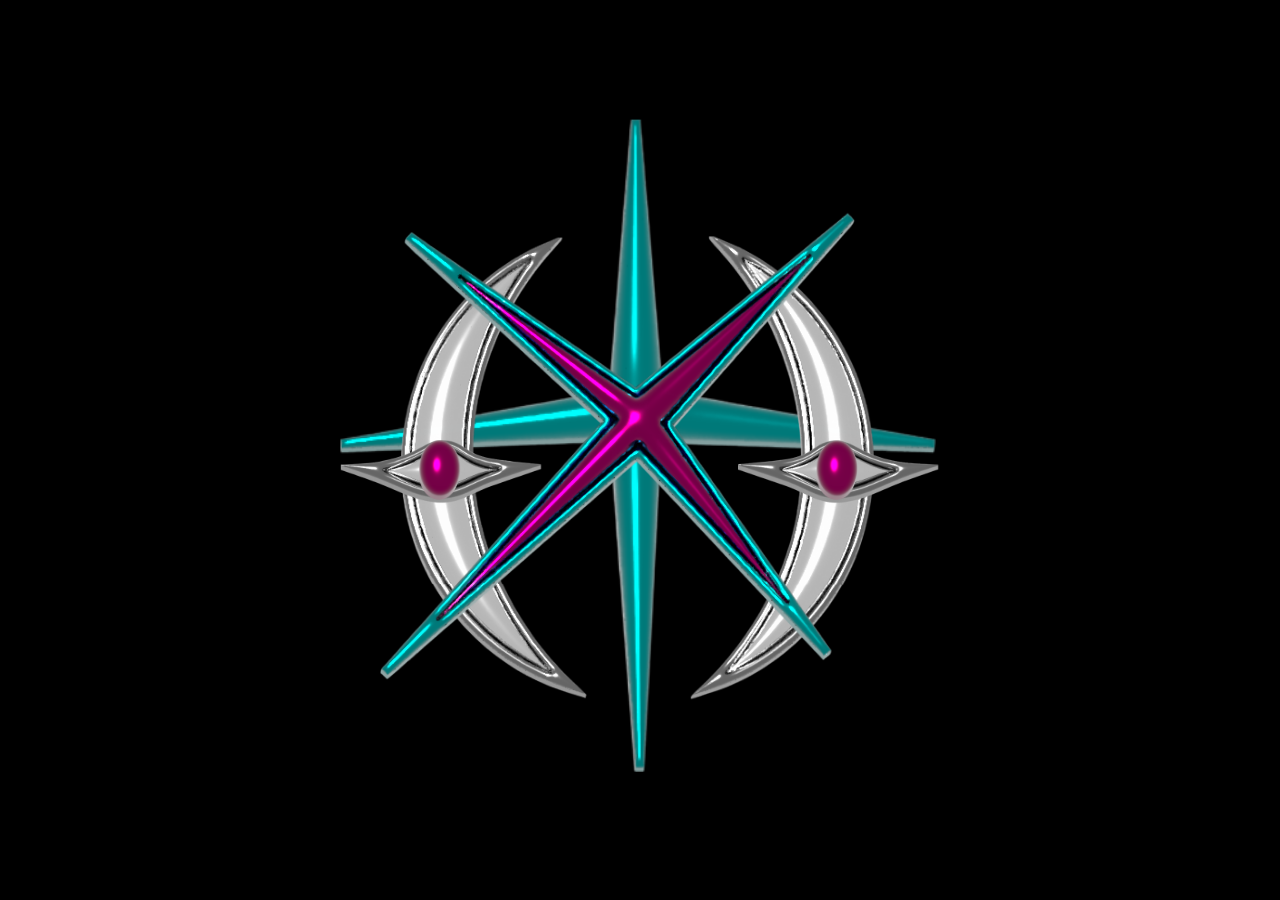
<file: index.html>
<!DOCTYPE html>
<html lang="en">
<head>
  <meta charset="UTF-8">
  <meta name="viewport" content="width=device-width, initial-scale=1.0">
  <title>Copii Sub Soare – Enter</title>
  <style>
    @import url('https://fonts.googleapis.com/css2?family=Jersey+15&family=Open+Sans:ital,wght@0,300..800;1,300..800&display=swap');
  </style>
  <link rel="stylesheet" href="style.css">
  <script src="script.js" defer></script>
</head>
<body>

<div class="main">

  <!-- starting button -->
  <div class="start-btn" onclick="start()">
    <img src="custom-button.svg" alt="enter">
  </div>

  <!-- typing message -->
  <div class="typing-box" id="typingBox">
    <div class="title">Copii Sub Soare</div>
    <div class="message" id="message"></div>
  </div>

  <!-- password and text -->
  <div class="password-area" id="passwordArea">
    <div class="password-label">Toate-s vechi și nouă toate</div>
    <input type="password" class="password-input" id="passwordInput">
    <br><br>
    <div class="red-btn" onclick="checkPassword()">
      <img src="redbutton.svg" alt="submit">
    </div>
  </div>

</div>

<!-- error popup when user gets passsword wrong  -->
<div class="popup" id="popup">
  <div class="overlay"></div>
  <div class="popup-box">
    <div class="popup-text">Access denied, Authentication Failed</div>
    <div class="red-btn" onclick="closePopup()">
      <img src="redbutton.svg" alt="try again">
    </div>
  </div>
</div>

</body>
</html>
</file>
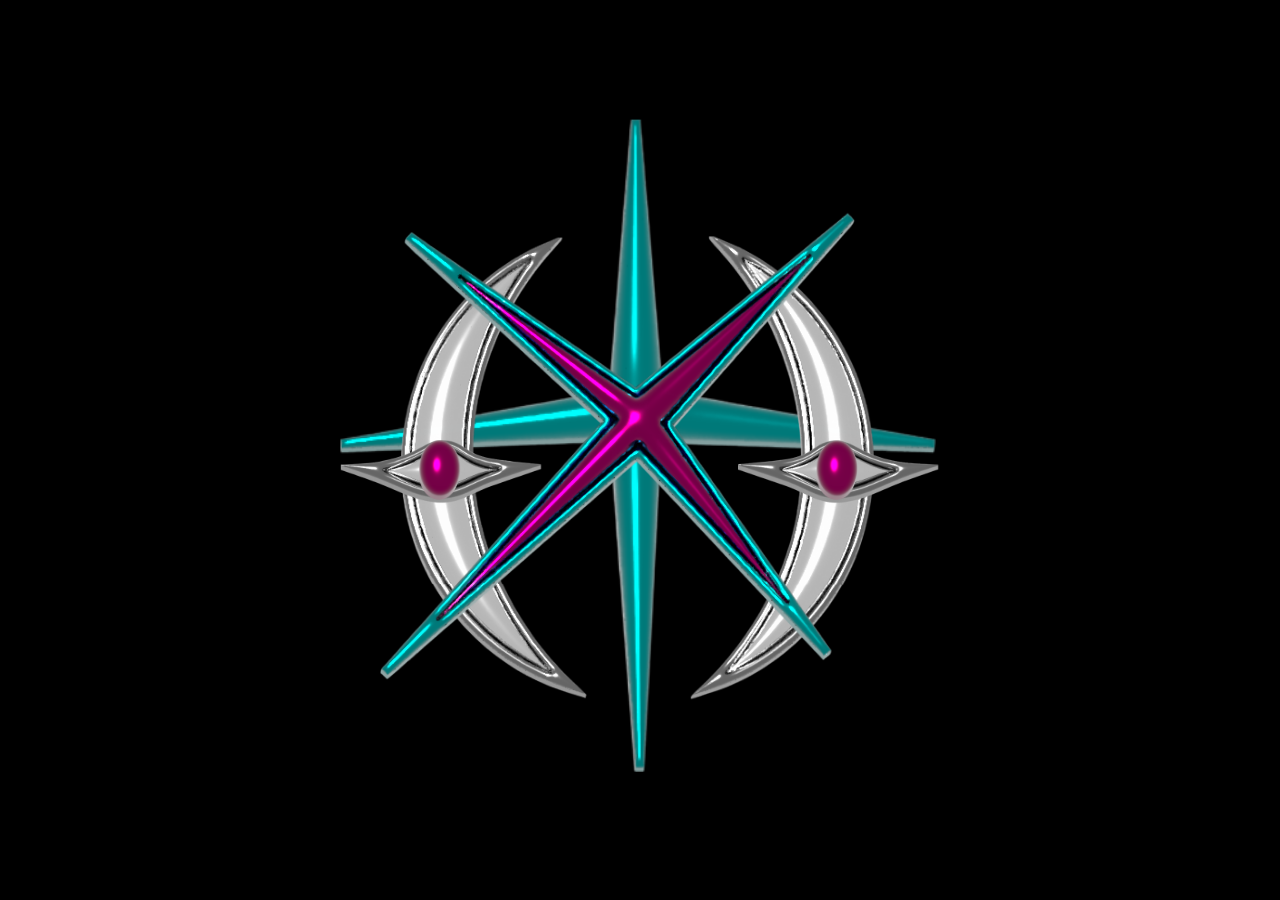
<file: starttest.html>
<!DOCTYPE html>
<html lang="en">
<head>
  <meta charset="UTF-8">
  <meta name="viewport" content="width=device-width, initial-scale=1.0">
  <title>Copii Sub Soare – Enter</title>
  <style>
    @import url('https://fonts.googleapis.com/css2?family=Jersey+15&family=Open+Sans:ital,wght@0,300..800;1,300..800&display=swap');
  </style>
  <link rel="stylesheet" href="style.css">
  <script src="script.js" defer></script>
</head>
<body>

<div class="main">

  <!-- first button -->
  <div class="start-btn" onclick="start()">
    <img src="custom-button.svg" alt="enter">
  </div>

  <!-- typing message -->
  <div class="typing-box" id="typingBox">
    <div class="title">Copii Sub Soare</div>
    <div class="message" id="message"></div>
  </div>

  <!-- password stuff -->
  <div class="password-area" id="passwordArea">
    <div class="password-label">Toate-s vechi și nouă toate</div>
    <input type="password" class="password-input" id="passwordInput">
    <br><br>
    <div class="red-btn" onclick="checkPassword()">
      <img src="redbutton.svg" alt="submit">
    </div>
  </div>

</div>

<!-- error popup -->
<div class="popup" id="popup">
  <div class="overlay"></div>
  <div class="popup-box">
    <div class="popup-text">Access denied, Authentication Failed</div>
    <div class="red-btn" onclick="closePopup()">
      <img src="redbutton.svg" alt="try again">
    </div>
  </div>
</div>

</body>
</html>
</file>
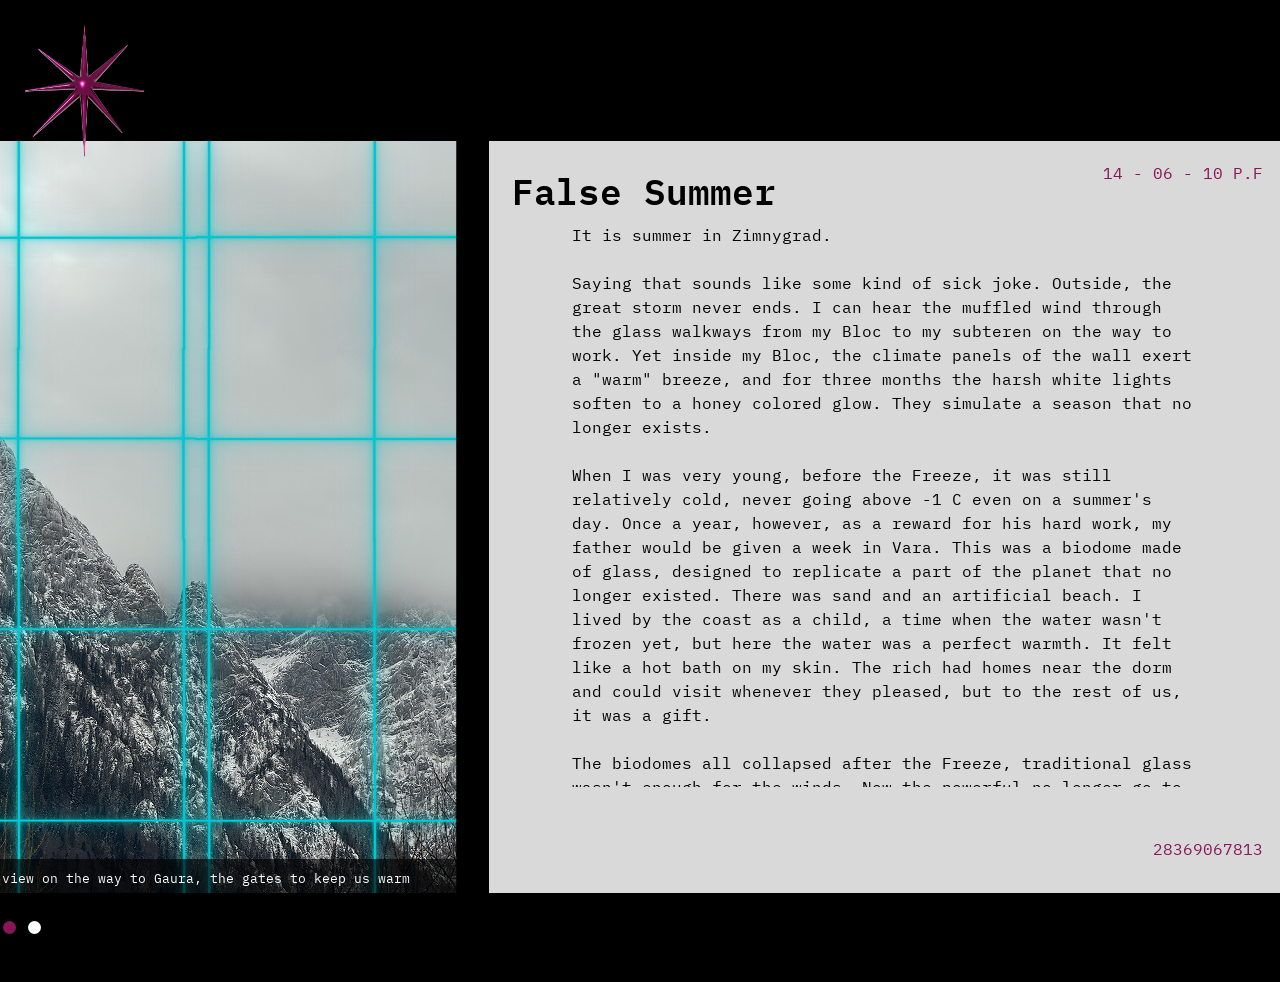
<file: blog-posts/blog2.html>
<!DOCTYPE html>
<html lang="en">
<head>
    <meta charset="UTF-8">
    <meta name="viewport" content="width=device-width, initial-scale=1.0">
    <title>False Summer – Copii Sub Soare</title>
    <style>
        @import url('https://fonts.googleapis.com/css2?family=IBM+Plex+Mono:ital,wght@0,100;0,200;0,300;0,400;0,500;0,600;0,700;1,100;1,200;1,300;1,400;1,500;1,600;1,700&display=swap');
    </style>
    <link rel="stylesheet" href="../blog.css">
</head>
<body>

<div class="main">
    
    <div class="back-btn" id="backBtn">
        <img src="../redbutton.svg" alt="exit archive">
    </div>

    <div class="blog-container">
         <!-- holds the image  -->
        <div class="left-panel">
            <img src="../images/B2I1.png" class="main-image" id="mainImage">
             <!-- first caption -->
            <div class="caption-bg"></div>
            <div class="caption-text" id="captionText">view on the way to Gaura, the gates to keep us warm</div>
            
            <div class="toggle">
                <div class="dot" id="leftDot"></div>
                <div class="dot" id="rightDot"></div>
            </div>
        </div>
         <!-- right panel info -->
        <div class="right-panel">
            <div class="title">False Summer</div>
            <div class="date">14 - 06 - 10 P.F</div>
            <div class="number">28369067813</div>
            <div class="text-box">
                <div class="text">
                    It is summer in Zimnygrad.<br><br>
                    Saying that sounds like some kind of sick joke. Outside, the great storm never ends. I can hear the muffled wind through the glass walkways from my Bloc to my subteren on the way to work. Yet inside my Bloc, the climate panels of the wall exert a "warm" breeze, and for three months the harsh white lights soften to a honey colored glow. They simulate a season that no longer exists.<br><br>
                    When I was very young, before the Freeze, it was still relatively cold, never going above -1 C even on a summer's day. Once a year, however, as a reward for his hard work, my father would be given a week in Vara. This was a biodome made of glass, designed to replicate a part of the planet that no longer existed. There was sand and an artificial beach. I lived by the coast as a child, a time when the water wasn't frozen yet, but here the water was a perfect warmth. It felt like a hot bath on my skin. The rich had homes near the dorm and could visit whenever they pleased, but to the rest of us, it was a gift.<br><br>
                    The biodomes all collapsed after the Freeze, traditional glass wasn't enough for the winds. Now the powerful no longer go to summer, summer comes to them.<br><br>
                    I live in the summer at the moment. My apartment smells faintly of "cut grass" and "ocean breeze." I cannot even begin to fathom how expensive these pods are, but they get sent for free as a benefit of living in Bloc 3. Viktor's higher-ups in Bloc 2 even have trees within their apartments growing fresh fruit during this season. To pass the time on my days off, I go down to the pool on the 10th floor, swimming in the recycled water, lit to be an artificial blue.<br><br>
                    ——<br><br>
                    Yesterday, Viktor took me to Sector 4. A dinner in Gaura, a petrol crystal mining town on the verge of total ruin. I'm not there for dinner, but for a broadcast to promote the growth of the town. The reality is that it's a cemetery disguised as a booming village.<br><br>
                    The people in the town stand in line daily for their government-issued nutritional grain packs, a brown substance that supposedly tastes something like dust, according to notes I've seen from other sisters. Looking around, you may not notice at first, but there is a glimmer in the air, and when you look at the people, a fine, teal powder coats their clothing. They call it PD, also known as petrol dust. It's beautiful, but it's killing them.<br><br>
                    The town is a hub for extracting petrol crystals. Most families here work as engineers fixing the numerous technodrills that dig into the underground crystal walls. The byproduct of this is the Gaura cough, you hear everywhere, a guttural, wet rasp, sounding like a man trying to cough out cut glass from his lungs. It's because the petrol crystals are actively crystallizing in their lungs. The fine dust in the air is absorbed in the lungs, causing them to expand until the entire lung becomes crystallized. One would not wish this on their worst enemy, but for me, I wish for something even more painful to happen to the dictator.<br><br>
                    Viktor and I are put into a room with a large glass wall. The cameras carefully avoid the ever-falling haze of teal dust falling outside. His speech is a perfect work of fiction. He promises filtration and guarantees of care, all while denying any neglect of the government. His words are so blatantly false that it feels like a test of faith, but his smile is the selling point. He has the smile of a kind man, one hard to find in this cold world, and it is utterly convincing. I think this was the first time I realized Viktor's true power, he could make you believe that poison was a form of progress and that a cough was simply the sound of hard work.<br><br>
                    I stood by him smiling, the picture of a perfect Zimnygrad wife. As the video came to its end, I looked out of the glass room and watched the people looking at us. The look in their eyes was the same as my own, exhaustion. We were both being used as transactions.<br><br>
                    For your records:<br><br>
                    File one: Zimnygrad only has 10 active train lines within the city perimeter. Cross-referencing logs from PF (pre-freeze), there are 5 additional, unaccounted-for lines. These appear to be tunnels from the old magnetized metro system, sealed and omitted from official public records. Looking at the image of the unaccounted tracks, it appears they may still be in use, but for what and by whom.<br><br>
                    File two: Information on the disease in Gaura: Part of a diary written by a physician suffering from the illness.<br><br>
                    The crystallization of the lungs is a slow, painful process. With each cough, more and more escape from the lungs, cutting the throat but releasing more moisture to continue growth. There is no cure. The only solution is the prevention of long-term exposure to the mining area. Continuing mining is to give yourself a dose of a painful death knowingly. Our ethical recommendation is to cease all human-led operations. - Dr. Grunitzky<br><br>
                    Note: Recommendation rejected. The project is now concluded. All data should be incinerated, and all staff members must report to mandatory meetings with the Dictator. Please send our regards to the families.
                </div>
            </div>
        </div>
    </div>
</div>




<script>
// Java file
let showingFirst = true;

const mainImage = document.getElementById('mainImage');
const captionText = document.getElementById('captionText');
const leftDot = document.getElementById('leftDot');
const rightDot = document.getElementById('rightDot');


//update based on the images and text
function updateDisplay() {
    if (showingFirst) {
        mainImage.src = '../images/B2I1.png';
        captionText.innerText = 'view on the way to Gaura, the gates to keep us warm';
        leftDot.style.background = '#861657';
        rightDot.style.background = 'white';
    } else {
        mainImage.src = '../images/B2I2.png';
        captionText.innerText = 'the first director watches the miners closely';
        rightDot.style.background = '#861657';
        leftDot.style.background = 'white';
    }
}

leftDot.addEventListener('click', function() {
    if (!showingFirst) {
        showingFirst = true;
        updateDisplay();
    }
});

rightDot.addEventListener('click', function() {
    if (showingFirst) {
        showingFirst = false;
        updateDisplay();
    }
});

document.getElementById('backBtn').addEventListener('click', function() {
    window.location.href = '../homepage.html';
});

updateDisplay();
</script>

</body>
</html>
</file>
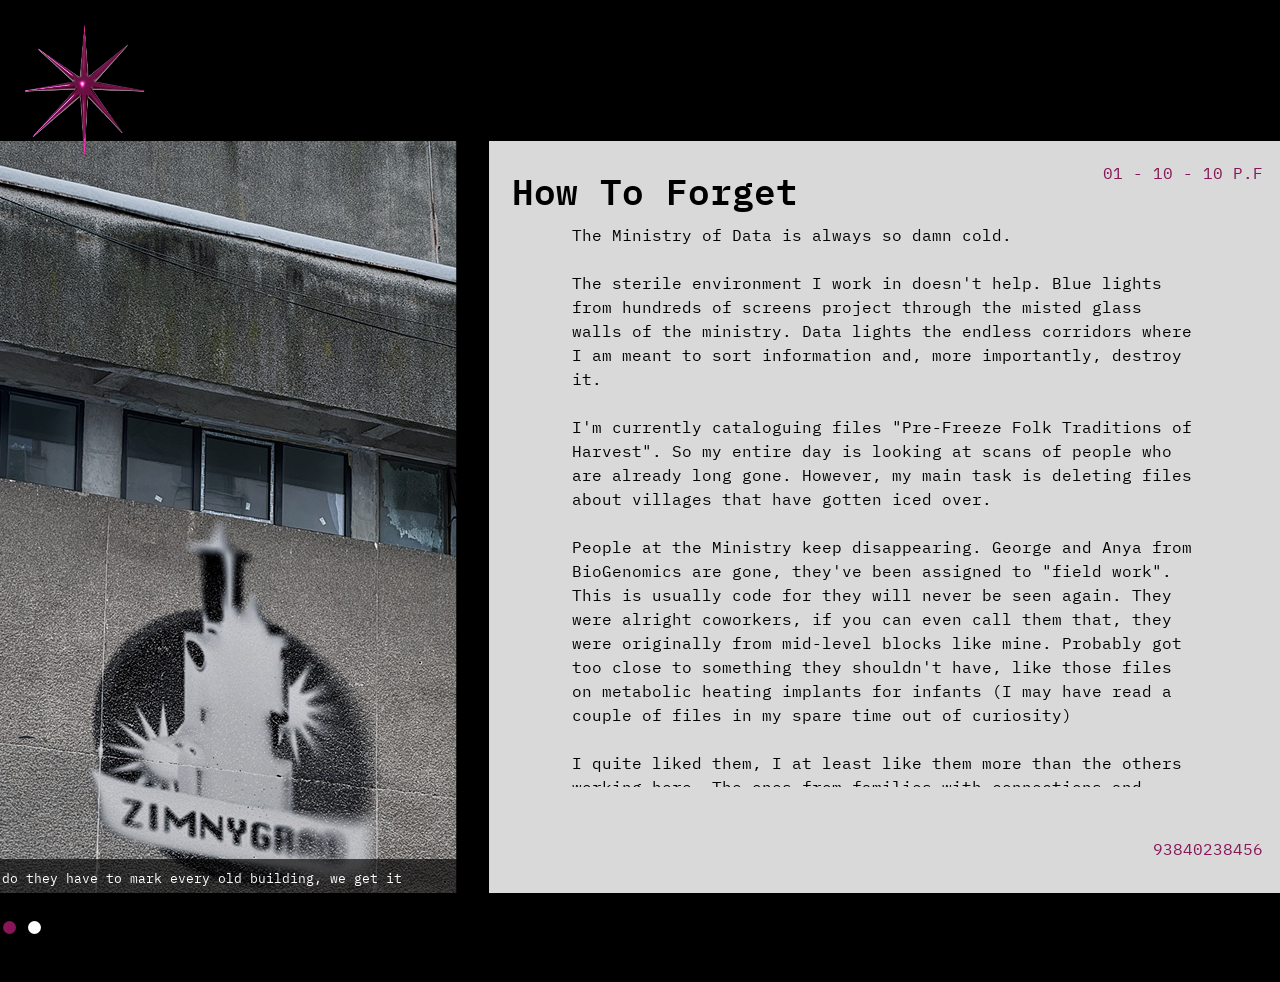
<file: blog-posts/blog3.html>
<!DOCTYPE html>
<html lang="en">
<head>
    <meta charset="UTF-8">
    <meta name="viewport" content="width=device-width, initial-scale=1.0">
    <title>A Letter – Copii Sub Soare</title>
    <style>
        @import url('https://fonts.googleapis.com/css2?family=IBM+Plex+Mono:ital,wght@0,100;0,200;0,300;0,400;0,500;0,600;0,700;1,100;1,200;1,300;1,400;1,500;1,600;1,700&display=swap');
    </style>
    <link rel="stylesheet" href="../blog.css">
</head>
<body>

<div class="main">
    
    <div class="back-btn" id="backBtn">
        <img src="../redbutton.svg" alt="exit archive">
    </div>

    <div class="blog-container">
         <!-- holds the image  -->
        <div class="left-panel">
            <img src="../images/B3I1.png" class="main-image" id="mainImage">
            
            <!-- second image that is just tex-->
            <div class="white-rectangle" id="whiteRectangle">
                <div class="letter-text">
                    [base64]
                </div>
            </div>
            
            <div class="caption-bg"></div>
            <div class="caption-text" id="captionText">do they have to mark every old building, we get it</div>
            
            <div class="toggle" id="toggle">
                <div class="dot" id="leftDot"></div>
                <div class="dot" id="rightDot"></div>
            </div>
        </div>

        <div class="right-panel">
            <div class="title">How To Forget</div>
            <div class="date">01 - 10 - 10 P.F</div>
            <div class="number">93840238456</div>
            <div class="text-box">
                <div class="text">
                    The Ministry of Data is always so damn cold.<br><br> The sterile environment I work in doesn't help. Blue lights from hundreds of screens project through the misted glass walls of the ministry. Data lights the endless corridors where I am meant to sort information and, more importantly, destroy it.<br><br>
                    I'm currently cataloguing files "Pre-Freeze Folk Traditions of Harvest". So my entire day is looking at scans of people who are already long gone. However, my main task is deleting files about villages that have gotten iced over.<br><br>
                    People at the Ministry keep disappearing. George and Anya from BioGenomics are gone, they've been assigned to "field work". This is usually code for they will never be seen again. They were alright coworkers, if you can even call them that, they were originally from mid-level blocks like mine. Probably got too close to something they shouldn't have, like those files on metabolic heating implants for infants (I may have read a couple of files in my spare time out of curiosity)<br><br>
                    I quite liked them, I at least like them more than the others working here. The ones from families with connections and deeper pockets already, like Daria. If anxiety were a person, it would be Daria. Her parents had been initial supporters of the regime and had been compensated accordingly. So like all of the other rich kids in Zimnygrad, she was gifted a zapomnichip for her last birthday. Nothing says your family loves you more than a government-monitored implant that makes you a genius on test day but an emotional paranoid wreck every other day. She's been convinced that she is hearing voices talking about her through the chip, and to be fair, they probably are. I almost feel bad for her.<br><br>
                    ——<br><br>
                    After months of working in this ice box, I finally found something I've been looking for, buried padlocked military logistics files disguised between various regular pre-freeze reports. A five-year plan from the year 05 P.F (prefreeze). The name, Project Eternal Winter.<br><br>
                    Some secret team set jets and pumped the sky full of crystal-seeds to cause the Freeze to induce what they refer to as "a managed climate shift for centralized resource control and social unification."<br><br>
                    At the bottom of the file: the official seal of the First Director. A beloved, frostbitten, genetically enhanced leader. The man who "saved" us from the very disaster he created.<br><br>
                    I sat there, staring at the screen. I felt angry but wasn't allowed to show it. I felt the ghost of my dad near me with a profound told-you-so presence. I have memorized every code, every string, every digit of the file. I have built a perfect copy in my head, and I have sent the data to you, my sisters, in a variety of scrambled pieces, and then I deleted the original.<br><br>
                    If they find out about this, I'm not getting reassigned. I'm becoming a very, very small pile of ashes.<br><br>
                    I must be even more perfect now, more than I have had to be before. A diligent and uncurious archivist.
                </div>
            </div>
        </div>
    </div>
</div>

<script>
// java
let showingFirst = true;

const mainImage = document.getElementById('mainImage');
const whiteRectangle = document.getElementById('whiteRectangle');
const captionText = document.getElementById('captionText');
const leftDot = document.getElementById('leftDot');
const rightDot = document.getElementById('rightDot');

function updateDisplay() {
    if (showingFirst) {
        mainImage.style.display = 'block';
        whiteRectangle.style.display = 'none';
        captionText.innerText = 'do they have to mark every old building, we get it ';
        
        leftDot.style.background = '#861657';
        
        rightDot.style.background = 'white';
        r
    } else {
        mainImage.style.display = 'none';
        whiteRectangle.style.display = 'block';
        captionText.innerText = 'my father left me this message before....its base64';
        
        rightDot.style.background = '#861657';
        
        leftDot.style.background = 'white';
        
    }
}

leftDot.addEventListener('click', function() {
    if (!showingFirst) {
        showingFirst = true;
        updateDisplay();
    }
});

rightDot.addEventListener('click', function() {
    if (showingFirst) {
        showingFirst = false;
        updateDisplay();
    }
});

document.getElementById('backBtn').addEventListener('click', function() {
    window.location.href = '../homepage.html';
});

// Initialize with first image showing
updateDisplay();
</script>

</body>
</html>
</file>
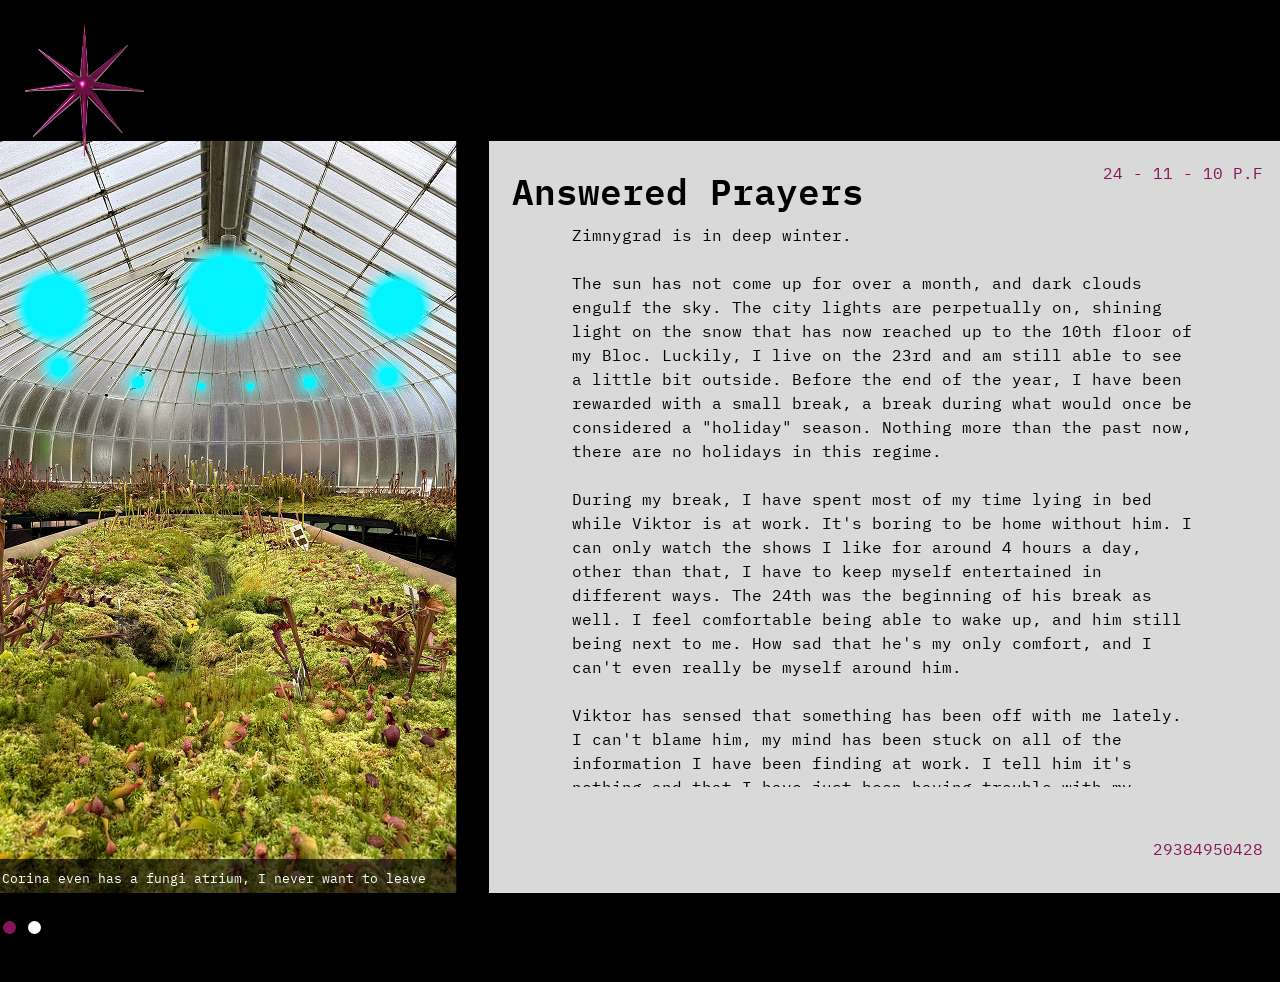
<file: blog-posts/blog4.html>
<!DOCTYPE html>
<html lang="en">
<head>
    <meta charset="UTF-8">
    <meta name="viewport" content="width=device-width, initial-scale=1.0">
    <title>False Summer – Copii Sub Soare</title>
    <style>
        @import url('https://fonts.googleapis.com/css2?family=IBM+Plex+Mono:ital,wght@0,100;0,200;0,300;0,400;0,500;0,600;0,700;1,100;1,200;1,300;1,400;1,500;1,600;1,700&display=swap');
    </style>
    <link rel="stylesheet" href="../blog.css">
</head>
<body>

<div class="main">
    
    <div class="back-btn" id="backBtn">
        <img src="../redbutton.svg" alt="exit archive">
    </div>

    <div class="blog-container">
         <!-- holds the image  -->
        <div class="left-panel">
            <img src="../images/B4I1.png" class="main-image" id="mainImage">
             <!-- first caption -->
            <div class="caption-bg"></div>
            <div class="caption-text" id="captionText">Corina even has a fungi atrium, I never want to leave</div>
            
            <div class="toggle">
                <div class="dot" id="leftDot"></div>
                <div class="dot" id="rightDot"></div>
            </div>
        </div>
         <!-- right panel info -->
        <div class="right-panel">
            <div class="title">Answered Prayers</div>
            <div class="date">24 - 11 - 10 P.F</div>
            <div class="number">29384950428</div>
            <div class="text-box">
                <div class="text">
                    Zimnygrad is in deep winter.<br><br> The sun has not come up for over a month, and dark clouds engulf the sky. The city lights are perpetually on, shining light on the snow that has now reached up to the 10th floor of my Bloc. Luckily, I live on the 23rd and am still able to see a little bit outside. Before the end of the year, I have been rewarded with a small break, a break during what would once be considered a "holiday" season. Nothing more than the past now, there are no holidays in this regime.<br><br>
                    During my break, I have spent most of my time lying in bed while Viktor is at work. It's boring to be home without him. I can only watch the shows I like for around 4 hours a day, other than that, I have to keep myself entertained in different ways. The 24th was the beginning of his break as well. I feel comfortable being able to wake up, and him still being next to me. How sad that he's my only comfort, and I can't even really be myself around him.<br><br>
                    Viktor has sensed that something has been off with me lately. I can't blame him, my mind has been stuck on all of the information I have been finding at work. I tell him it's nothing and that I have just been having trouble with my insomnia again (which isn't exactly untrue). He jumps out of bed and heads toward our shared closet. He comes back with a hovering gift box and asks me to open it. It's a petrolcrystal necklace, known to keep the one wearing it completely warm from head to toe.<br><br>
                    "I know how cold you get sitting down all day at work, even with all the heat in that place." I could cry. I kiss him. Why did he have to marry me?<br><br>
                    ——----------<br><br>
                    Last night I attended a dinner with the Constins. Anton Constin sits on the Internal Review Board and is Viktor's childhood friend. His wife, Corina, is what would be considered a Zimnygrad masterpiece. She's flawless, with blonde hair and a slim figure, she makes any item of clothing look like it's been tailored specifically for her. Her smile is calm but equally terrifying, even though she makes me feel quite small. There is something about her that makes me not be able to take my eyes away.<br><br>
                    The dinner was incredibly boring. Though the food was lavish, the conversations were empty. We spoke of the various synthetic materials that we thought best kept the warmth in, and how much the flooring in their apartment cost. Corina never dropped her smile, while I planned my mental escape routes.<br><br>
                    As the men went to drink șliboviță and talk about robotic handball teams, Corina grabbed my arm and insisted we go look at her atrium full of plants. "The air is so fresh in here, you'll love it," she said as she hooked my arm around hers.<br><br>
                    Her private garden was the first time I had experienced anything jungle-like in person. We took off our shoes, and I could feel the sensation of grass on my feet, reminding me of my childhood. We walked through the garden, slowly taking it all in. Then Corina stopped at a plant with a dark red color, which had not yet bloomed. She began to trace a shape on the flower, it was the Copii Sub Soare symbol for network leader.<br><br>
                    I froze.<br><br>
                    I could not believe it, and thought she may have drawn it by mistake if that was even remotely possible. She looked up at me with a big smile and a calm voice: "The righteous shall rejoice when he seeth the vengeance: he shall wash his feet in the blood of the wicked."<br><br>
                    This was her message, she was a sister, and she was, like me, a spy. She was a believer. Her eye contact never broke, and she kept that same smile on her face. She said she saw my most recent findings had been sent out to the wider network by herself. She continued to play with the flower, from afar, it may look like she was explaining it to me in detail.<br><br>
                    We had only a couple of minutes, so I had to give her all of the information I had so she could share it quickly. I told her that I have found more than the original document, I memorised more archives than before, including more doctored reports. And more importantly, I had been able to find all of the codes for entering the main public broadcast server.<br><br>
                    Her smile went from sharp to utterly terrifying. "Good, I will take care of the rest." Is all she said after. We walked back to the lounge, talking of all the new fashions coming out of Zimnygrad this year. The smile on my face was finally real. We went back to our husbands, and then it was time for me to go back home.<br><br>
                    Viktor said it looks like I had a lot of fun, and he insisted that we should invite them over as well. I couldn't agree more.<br><br>
                    Now I am at home, Victor is asleep and peaceful, all I can think of is what is next to come. I pray to see the change soon, for all of us, my sisters.
                </div>
            </div>
        </div>
    </div>
</div>




<script>
// Java file
let showingFirst = true;

const mainImage = document.getElementById('mainImage');
const captionText = document.getElementById('captionText');
const leftDot = document.getElementById('leftDot');
const rightDot = document.getElementById('rightDot');


//update based on the images and text
function updateDisplay() {
    if (showingFirst) {
        mainImage.src = '../images/B4I1.png';
        captionText.innerText = 'Corina even has a fungi atrium, I never want to leave';
        leftDot.style.background = '#861657';
        rightDot.style.background = 'white';
    } else {
        mainImage.src = '../images/B4I2.png';
        captionText.innerText = 'we met for coffee in Bloc 3 and spoke of our dreams';
        rightDot.style.background = '#861657';
        leftDot.style.background = 'white';
    }
}

leftDot.addEventListener('click', function() {
    if (!showingFirst) {
        showingFirst = true;
        updateDisplay();
    }
});

rightDot.addEventListener('click', function() {
    if (showingFirst) {
        showingFirst = false;
        updateDisplay();
    }
});

document.getElementById('backBtn').addEventListener('click', function() {
    window.location.href = '../homepage.html';
});

updateDisplay();
</script>

</body>
</html>
</file>
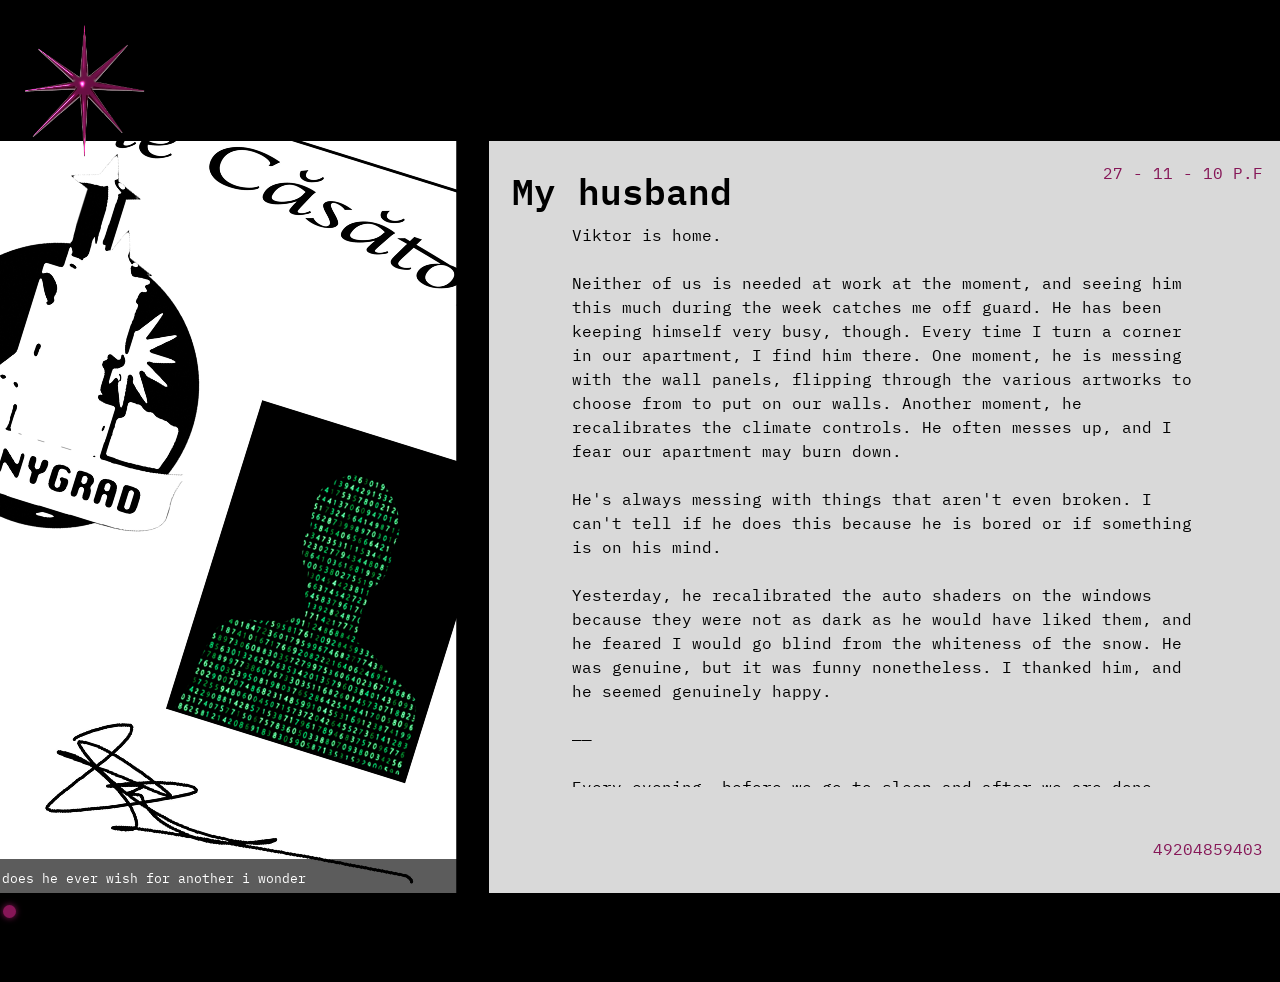
<file: blog-posts/blog5.html>
<!DOCTYPE html>
<html lang="en">
<head>
    <meta charset="UTF-8">
    <meta name="viewport" content="width=device-width, initial-scale=1.0">
    <title>My Husband – Copii Sub Soare</title>
    <style>
        @import url('https://fonts.googleapis.com/css2?family=IBM+Plex+Mono:ital,wght@0,100;0,200;0,300;0,400;0,500;0,600;0,700;1,100;1,200;1,300;1,400;1,500;1,600;1,700&display=swap');
    </style>
    <link rel="stylesheet" href="../blog.css">
</head>
<body>

<div class="main">
    
    <div class="back-btn" id="backBtn">
        <img src="../redbutton.svg" alt="exit archive">
    </div>
    <!-- holds the image  -->
    <div class="blog-container">
        
        <div class="left-panel">
            <img src="../images/B5I1.png" class="main-image" id="mainImage">
             <!-- first caption -->
            <div class="caption-bg"></div>
            <div class="caption-text" id="captionText">does he ever wish for another i wonder</div>
            
            <div class="single-dot">
                <div class="dot red-only"></div>
            </div>
        </div>
        <!-- right panel info -->
        <div class="right-panel">
            <div class="title">My husband</div>
            <div class="date">27 - 11 - 10 P.F</div>
            <div class="number">49204859403</div>
            <div class="text-box">
                <div class="text">
                    Viktor is home.<br><br>
                    Neither of us is needed at work at the moment, and seeing him this much during the week catches me off guard. He has been keeping himself very busy, though. Every time I turn a corner in our apartment, I find him there. One moment, he is messing with the wall panels, flipping through the various artworks to choose from to put on our walls. Another moment, he recalibrates the climate controls. He often messes up, and I fear our apartment may burn down.<br><br>
                    He's always messing with things that aren't even broken. I can't tell if he does this because he is bored or if something is on his mind.<br><br>
                    Yesterday, he recalibrated the auto shaders on the windows because they were not as dark as he would have liked them, and he feared I would go blind from the whiteness of the snow. He was genuine, but it was funny nonetheless. I thanked him, and he seemed genuinely happy.<br><br>
                    ——<br><br>
                    Every evening, before we go to sleep and after we are done getting ready for the night, I tend to just lie and look out the window. Viktor attaches his memo-reciver from his nightstand to the area behind his ear. A small silver disk, I have seen ads for them, but never knew anyone who had one until I met Viktor. I always wonder just how many meetings he goes through in his sleep. He softly clicks it to the back of his ear.<br><br>
                    He can tell that I was staring at him. "I have 4 hours of meetings to catch up on." I understand and give him a nod. He lies back and closes his eyes. I always wonder what kind of information he's listening to: are they new security protocols, who is next in charge, what the First Director is doing? It would be so useful, but it only attaches to Viktor's body.<br><br>
                    Viktor mumbles in his sleep. I don't really mind, but I wonder if he ever dreams of things that aren't state property.<br><br>
                    —<br><br>
                    Viktor found an old deck of cards when he was cleaning up around the house. He said that they were his great-grandfathers. I like to hear about his life. We played with them and drank Țuică. I won almost every round. He's funny when he gets competitive. I fell asleep on the couch while playing. I woke up in our bed the next day at 2 p.m. I am not built for drinking.<br><br>
                    I have no new information. Please let me hear from you soon, my sisters.
                </div>
            </div>
        </div>
    </div>
</div>

<script>
document.getElementById('backBtn').addEventListener('click', function() {
    window.location.href = '../homepage.html';
});
</script>

</body>
</html>

<!-- dont need the java since this page only has one image  and one dot -->
</file>
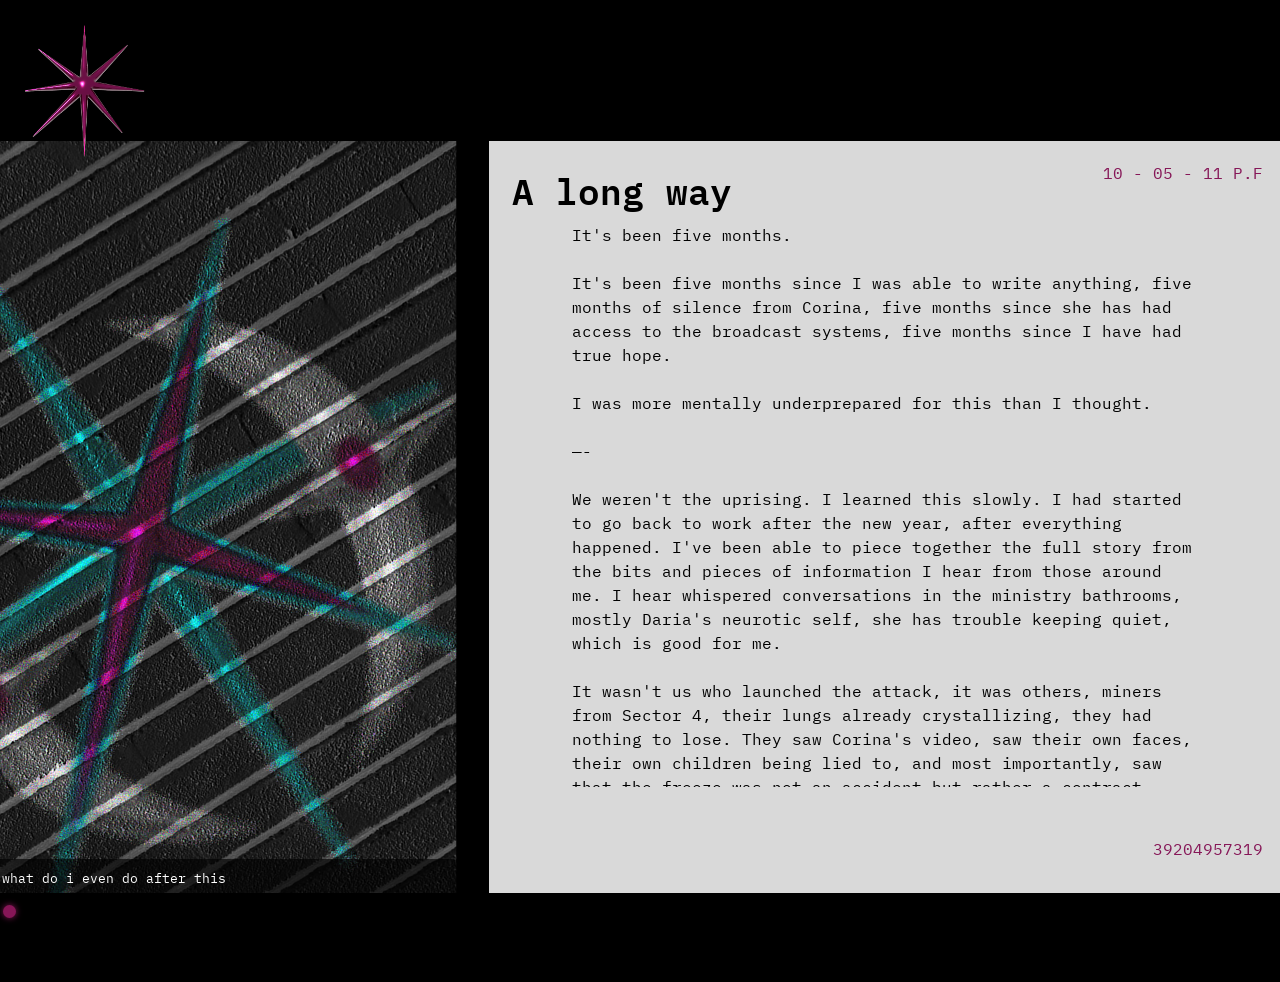
<file: blog-posts/blog6.html>
<!DOCTYPE html>
<html lang="en">
<head>
    <meta charset="UTF-8">
    <meta name="viewport" content="width=device-width, initial-scale=1.0">
    <title>My Husband – Copii Sub Soare</title>
    <style>
        @import url('https://fonts.googleapis.com/css2?family=IBM+Plex+Mono:ital,wght@0,100;0,200;0,300;0,400;0,500;0,600;0,700;1,100;1,200;1,300;1,400;1,500;1,600;1,700&display=swap');
    </style>
    <link rel="stylesheet" href="../blog.css">
</head>
<body>

<div class="main">
    
    <div class="back-btn" id="backBtn">
        <img src="../redbutton.svg" alt="exit archive">
    </div>
    <!-- holds the image  -->
    <div class="blog-container">
        
        <div class="left-panel">
            <img src="../images/B6I1.png" class="main-image" id="mainImage">
             <!-- first caption -->
            <div class="caption-bg"></div>
            <div class="caption-text" id="captionText">what do i even do after this</div>
            
            <div class="single-dot">
                <div class="dot red-only"></div>
            </div>
        </div>
        <!-- right panel info -->
        <div class="right-panel">
            <div class="title">A long way</div>
            <div class="date">10 - 05 - 11 P.F</div>
            <div class="number">39204957319</div>
            <div class="text-box">
                <div class="text">
                    It's been five months.<br><br>
                    It's been five months since I was able to write anything, five months of silence from Corina, five months since she has had access to the broadcast systems, five months since I have had true hope.<br><br>
                    I was more mentally underprepared for this than I thought.<br><br>
                    —-<br><br>
                    We weren't the uprising. I learned this slowly. I had started to go back to work after the new year, after everything happened. I've been able to piece together the full story from the bits and pieces of information I hear from those around me. I hear whispered conversations in the ministry bathrooms, mostly Daria's neurotic self, she has trouble keeping quiet, which is good for me.<br><br>
                    It wasn't us who launched the attack, it was others, miners from Sector 4, their lungs already crystallizing, they had nothing to lose. They saw Corina's video, saw their own faces, their own children being lied to, and most importantly, saw that the freeze was not an accident but rather a contract.<br><br>
                    They didn't have a network, they didn't have a plan, but they did have anger.<br><br>
                    They first began by destroying much of the petrol crystal processing labs. A group of 50 was able to get inside and began to use all of their force to destroy the production. They did not care what was going to happen to them at this point. 10 men held the doors shut, but there was no point.<br><br>
                    The response was enacted only 5 minutes into them getting inside the building. All 50 were executed on-site. No trial, no announcement, their bodies carried away, and not even allowed a proper funeral or goodbye from their families.<br><br>
                    I didn't know them, and I had never really met them, but all I could do was mourn.<br><br>
                    I feel like the blood is on my hands, it's still warm.<br><br>
                    —-<br><br>
                    The aftermath hasn't been easy.<br><br>
                    Security has tripled. Overnight, every Ministry entrance sprouted with a biometric scanner that doesn't just scan your face to the database but also checks your stress markers. Pupil dilation, micro expressions, any drop of sweat, any of these can be signs that you are hiding something.<br><br>
                    Everyone at the Ministry of Data has been taken into small, windowless rooms to be questioned.<br><br>
                    "Do you support the regime of the first director?"<br>
                    "Yes"<br><br>
                    "Are you currently in contact with any individuals involved in anti-state activities?"<br>
                    "No"<br><br>
                    "Do you know anything about the broadcast systems issues?"<br>
                    "No"<br><br>
                    I passed with flying colors, my father's teaching continues to help.<br><br>
                    Daria, however, nearly failed her first exam. She had pure terror radiating from every pore in her body. She came to work the day after with dark circles, she must have thought they were coming for her next, poor girl.<br><br>
                    —-<br><br>
                    Viktor walks me to work every morning now.<br><br>
                    At first, I thought he was put up to it by the government, making sure to keep an eye on all of my actions. The more he walks me, however, the more I can tell that he is scared of something. He holds my hand together when we pass the security checkpoints. His jaw clenches when the biometric scanner lingers on my face for too long. He kisses me on the head and always says, "I'll be here at 6. Don't wait outside."<br><br>
                    He doesn't want me to stand alone in a crowd of strangers any longer. I don't know why he's doing all of this. I just know he gives it and I will take it.<br><br>
                    —-<br><br>
                    Tonight, Viktor walked me home through the old transit tunnel. It's not the most direct route back home, but it is at least away from most of the crowds. He led me down a side street that I barely recognized and a set of concrete stairs I had never seen before. I know where this is based on the archive maps, but I've always thought it was boarded up by now.<br><br>
                    I saw a bunch of graffiti on the walls. Viktor squeezed my hand tighter and said, "I thought you might want to see this". He gestured to a corner on one of the walls.<br><br>
                    A metal panel with an unfinished sun. It was our symbol, with a date, from five months ago.<br><br>
                    My heart stopped. I knew it was Corinas, but I would have never found it if it wasn't for Viktor.<br><br>
                    "I walk here sometimes, to see if there's anything new."<br><br>
                    —<br><br>
                    I don't remember saying anything to him before leaving the tunnel and making our way home. I only remember that I couldn't stop looking at him while he simply kept moving forward. When we got home, nothing changed, the way he looked at me stayed the same. He had a face without judgment and without anger. He waited for her message for me.<br><br>
                    He knows, and deep down, he might have always known. But he hasn't reported me, and I don't think he will.<br><br>
                    He knows, and he's still with me.
                </div>
            </div>
        </div>
    </div>
</div>

<script>
document.getElementById('backBtn').addEventListener('click', function() {
    window.location.href = '../homepage.html';
});
</script>

</body>
</html>

<!-- dont need the java since this page only has one image  and one dot -->
</file>
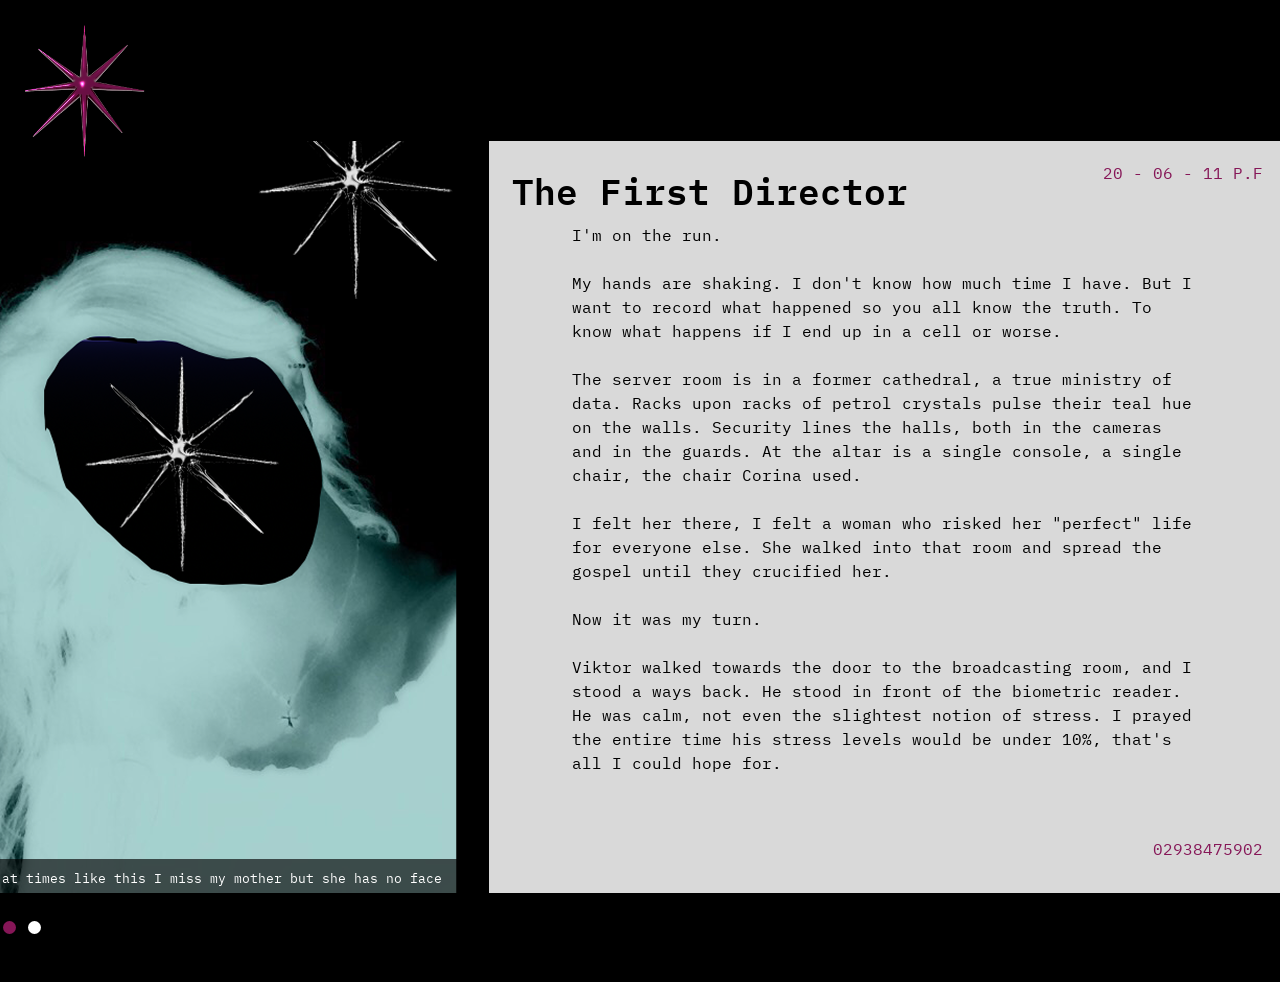
<file: blog-posts/blog8.html>
<!DOCTYPE html>
<html lang="en">
<head>
    <meta charset="UTF-8">
    <meta name="viewport" content="width=device-width, initial-scale=1.0">
    <title>False Summer – Copii Sub Soare</title>
    <style>
        @import url('https://fonts.googleapis.com/css2?family=IBM+Plex+Mono:ital,wght@0,100;0,200;0,300;0,400;0,500;0,600;0,700;1,100;1,200;1,300;1,400;1,500;1,600;1,700&display=swap');
    </style>
    <link rel="stylesheet" href="../blog.css">
</head>
<body>

<div class="main">
    
    <div class="back-btn" id="backBtn">
        <img src="../redbutton.svg" alt="exit archive">
    </div>

    <div class="blog-container">
         <!-- holds the image  -->
        <div class="left-panel">
            <img src="../images/B8I1.png" class="main-image" id="mainImage">
             <!-- first caption -->
            <div class="caption-bg"></div>
            <div class="caption-text" id="captionText">at times like this I miss my mother but she has no face</div>
            
            <div class="toggle">
                <div class="dot" id="leftDot"></div>
                <div class="dot" id="rightDot"></div>
            </div>
        </div>
         <!-- right panel info -->
        <div class="right-panel">
            <div class="title"> The First Director</div>
            <div class="date">20 - 06 - 11 P.F</div>
            <div class="number">02938475902</div>
            <div class="text-box">
                <div class="text">
                    I'm on the run.<br><br>
                    My hands are shaking. I don't know how much time I have. But I want to record what happened so you all know the truth. To know what happens if I end up in a cell or worse.<br><br>
                    The server room is in a former cathedral, a true ministry of data. Racks upon racks of petrol crystals pulse their teal hue on the walls. Security lines the halls, both in the cameras and in the guards. At the altar is a single console, a single chair, the chair Corina used.<br><br>
                    I felt her there, I felt a woman who risked her "perfect" life for everyone else. She walked into that room and spread the gospel until they crucified her.<br><br>Now it was my turn.<br><br>
                    Viktor walked towards the door to the broadcasting room, and I stood a ways back. He stood in front of the biometric reader. He was calm, not even the slightest notion of stress. I prayed the entire time his stress levels would be under 10%, that's all I could hope for.<br><br>
                    The encryption began to work, and the doors opened. I began to walk towards them, but then, it was him.<br><br>
                    He was taller than on the broadcast. His body wasn't made of flesh and bones, but rather porcelain smooth surfaces and joints that moved with impossible precision. Only his heart, which was covered in layers of glass, was still his, the only human thing left ironically. His face is permanently stuck at age 50.<br><br>It was The First Director.<br><br>
                    He didn't say anything at first. No threats, no yelling. He was honestly expressionless. His head tilted, and he said, "You served me well, whether you wanted to or not."<br><br>
                    He knew. He knew we were coming. He knew Corina would come. The miners were killed because they threatened the regime, they were killed because they didn't matter in the long run. They were a message not to be inspired by a dead woman's words.<br><br>
                    "You're not the first to come here. And it's likely you won't be the last."<br><br>He didn't seem worried about us at all. It made me so mad.<br><br>
                    "Do you really think information does anything? Does a society in the light improve, or does the information simply overpower the mind? If not me, then who? Information is a commodity, and its shelf life is for you, unfortunately, short."<br><br>
                    He looked toward the broadcasting screen.<br><br>
                    "In five years, the people of Zimnygrad will have new issues, new problems with their lives. They couldn't care less about your broadcast, and in 20 years, they will deny that any of it was ever true. It's a cycle, it happens across decades, across centuries, and this will be no different. The truth is tiring."<br><br>
                    His eyes had a tired expression to them.<br><br>
                    "I'm not a monster, Irina. You might think I am, but the Freeze was necessary. It was for the community, it was, it is, for the people. The old world was dying, and all I did was speed up the process so something new could grow out of it. You may not like it, but it cannot be undone."<br><br>
                    ——<br><br>He offered us a choice.<br><br>Viktor could return to his normal life. His position, security apartment, and life would all be preserved. We would say that we had a falling out, and I would return to my work in Sector 2. We would never see each other again, but we would survive. Our minds were too powerful for The Director to lose us now.<br><br>Or<br><br>
                    We could upload our broadcast, show the entire nation the truth on camera. And we could learn how he became this way.<br><br>
                    The Director was not threatening, he was more curious than anything.<br><br>
                    Viktor looked at me, and I looked at the key.<br><br>My hand moved.<br><br>I pressed it.<br><br>The broadcast began.<br><br>———<br><br>
                    Everything that happened next was a blur. Viktor grabbed my hand, and we ran out. I took one last look at the Director, who simply stood there watching the broadcast. I remember alarms going off, I remember lights flashing. And I remember being incredibly out of breath.<br><br>
                    Viktor pulled me through various corridors that I had never seen before and then through a tunnel that had never been documented on any map. He always had a plan. He could tell that I was utterly surprised.<br><br>
                    "I've been mapping escape routes for months, just in case."<br><br>
                    As we made it through the transit tunnels, we could hear and see the broadcast in the sky through the windows. Videos of the files of Project Eternal Winter, Corina's speech, and the fifty miners. Everyone in the nation was watching.<br><br>
                    Finally, the truth is out.<br><br>For now, Viktor and I are alive. I don't know what will become of us, but I do know that the truth was alive. Even if it was just for a short time, no one could look away.<br><br>
                    Now it is our turn again, sisters, to see what can come from this.
                </div>

            </div>
        </div>
    </div>
</div>




<script>
// Java file
let showingFirst = true;

const mainImage = document.getElementById('mainImage');
const captionText = document.getElementById('captionText');
const leftDot = document.getElementById('leftDot');
const rightDot = document.getElementById('rightDot');


//update based on the images and text
function updateDisplay() {
    if (showingFirst) {
        mainImage.src = '../images/B8I1.png';
        captionText.innerText = 'at times like this I miss my mother but she has no face';
        leftDot.style.background = '#861657';
        rightDot.style.background = 'white';
    } else {
        mainImage.src = '../images/B8I2.png';
        captionText.innerText = 'the walls to the server room were beautiful, a pity';
        rightDot.style.background = '#861657';
        leftDot.style.background = 'white';
    }
}

leftDot.addEventListener('click', function() {
    if (!showingFirst) {
        showingFirst = true;
        updateDisplay();
    }
});

rightDot.addEventListener('click', function() {
    if (showingFirst) {
        showingFirst = false;
        updateDisplay();
    }
});

document.getElementById('backBtn').addEventListener('click', function() {
    window.location.href = '../homepage.html';
});

updateDisplay();
</script>

</body>
</html>
</file>
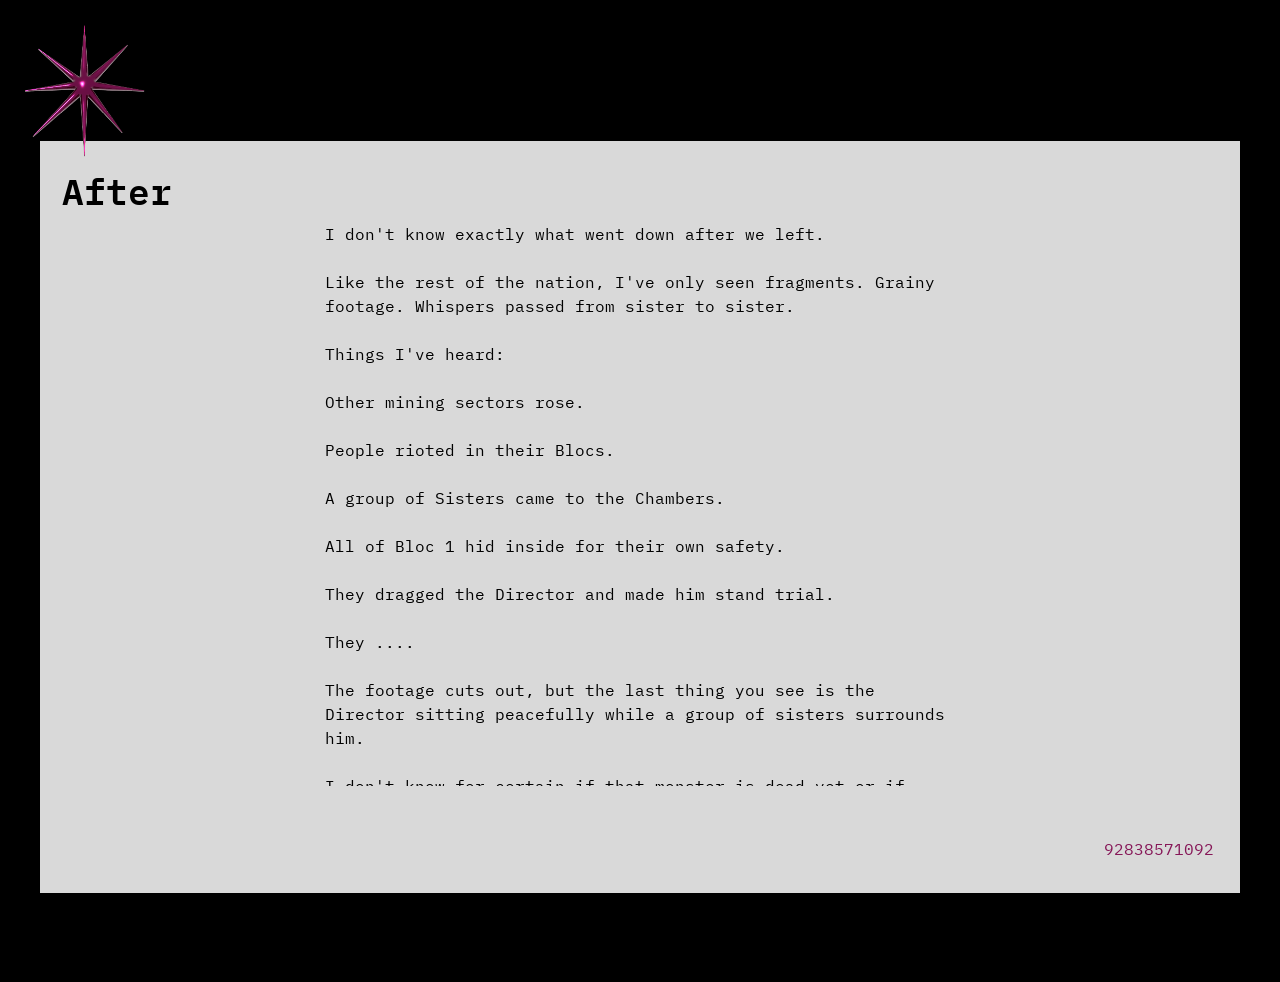
<file: blog-posts/blog9.html>
<!DOCTYPE html>
<html lang="en">
<head>
    <meta charset="UTF-8">
    <meta name="viewport" content="width=device-width, initial-scale=1.0">
    <title>After – Copii Sub Soare</title>
    <style>
        @import url('https://fonts.googleapis.com/css2?family=IBM+Plex+Mono:ital,wght@0,100;0,200;0,300;0,400;0,500;0,600;0,700;1,100;1,200;1,300;1,400;1,500;1,600;1,700&display=swap');
    </style>
    <link rel="stylesheet" href="../blog.css">
</head>
<body>

<div class="main">
    
    <div class="back-btn" id="backBtn">
        <img src="../redbutton.svg" alt="exit archive">
    </div>

    <!-- FINAL POST GREY RECTANGLE -->
    <div class="final-post-rectangle">
        <div class="post-title">After</div>
        
        <!-- SCROLLING TEXT BOX -->
        <div class="text-frame">
            <div class="main-body-text">
                I don't know exactly what went down after we left.<br><br>
                Like the rest of the nation, I've only seen fragments. Grainy footage. Whispers passed from sister to sister.<br><br>
                Things I've heard:<br><br>Other mining sectors rose.<br><br>People rioted in their Blocs.<br><br>
                A group of Sisters came to the Chambers.<br><br>All of Bloc 1 hid inside for their own safety.<br><br>
                They dragged the Director and made him stand trial.<br><br>They ....<br><br>
                The footage cuts out, but the last thing you see is the Director sitting peacefully while a group of sisters surrounds him.<br><br>
                I don't know for certain if that monster is dead yet or if he's tried to run.<br><br>
                What I do know is that I finally saw hope in the eyes of people. I saw laughter, I saw tears. I saw people holding up images of him with his eyes crossed out.<br><br>
                They believe he's dead, but I'm not exactly convinced.<br><br>
                —-<br><br>But.<br><br>A new name has spread. A man from one of the further sectors. His name has been spreading. He, too, was a former general before he was dismissed by The First Director. A man who claims he always knew the Director was behind this. A man with a calm but strong impression.<br><br>
                Reminds me of what they said when the director came to power.<br><br>
                I've expressed my worries to Viktor.<br><br>
                "Your sisters have good hands. The question is whether they'll keep them," he told me.<br><br>
                —-<br><br>I received a message tonight, but I do not know from whom.<br><br>
                It reads:<br><br>The network is now the government. We did not originally plan for this. We planned simply for resistance. Come to us when you can. We need to discuss further action.<br><br>
                I'm not sure what is going to happen next, or who will take power.<br><br>
                All I know is that things are okay for now. Food is not being rationed any longer. People are laughing and talking to each other again. I have some hope.
            </div>
        </div>
        
        <div class="post-number">92838571092</div>
    </div>
</div>

<script>
// has to wait for page to load
document.addEventListener('DOMContentLoaded', function() {
        const backBtn = document.getElementById('backBtn');
        if (backBtn) {
            backBtn.addEventListener('click', function() {
                window.location.href = '../homepage.html';
            });
        }
    });
</script>

</body>
</html>
</file>
<file: style.css>
/* CSS FILE */
/* this is if there is a font issue  */
* {
  margin: 0;
  padding: 0;
  box-sizing: border-box;
}

body {
  background: black;
  margin: 0;
  padding: 0;
  font-family: 'Jersey 15', 'Open Sans', Arial, sans-serif;
  overflow: hidden;
}

.main {
  width: 100%;
  height: 100vh;
  display: flex;
  align-items: center;
  justify-content: center;
  position: relative;
}

/* first custom button */
.start-btn {
  cursor: pointer;
}

.start-btn img {
  width: 600px;
}

.start-btn:active {
  transform: scale(0.97);
}

/* fadeout animation */
.fadeout {
  animation: fadeOut 0.10s forwards;
}

@keyframes fadeOut {
  to { opacity: 0; display: none; }
}

/* typing box info from figma dev */
.typing-box {
  display: none;
  text-align: center;
  width: 1512px;
  padding: 124px 131px 192px 131px;
}

.title {
  font-size: 14px;
  color: gray;
  letter-spacing: 5px;
  margin-bottom: 90px;
  font-family: 'Jersey 15', Arial, sans-serif;
}

.message {
  color: white;
  font-size: 48px;
  text-align: center;
  width: 1250px;
  margin: 0 auto;
  white-space: pre-wrap;
  font-family: 'Jersey 15', Arial, sans-serif;
}

/* blinking teal cursor */
.cursor-blink {
  display: inline-block;
  width: 4px;
  height: 52px;
  background-color: teal;
  margin-left: 6px;
  vertical-align: middle;
  animation: blink 1s step-end infinite;
}

@keyframes blink {
  0%, 100% { opacity: 1; }
  50% { opacity: 0; }
}

/* password area */
.password-area {
  display: none;
  text-align: center;
  position: absolute;
  top: 50%;
  left: 50%;
  transform: translate(-50%, -50%);
  width: 100%;
}

.password-label {
  color: white;
  font-size: 48px;
  margin-bottom: 24px;
  font-family: 'Jersey 15', Arial, sans-serif;
}

.password-input {
  background: white;
  border: 1px solid #ccc;
  width: 489px;
  height: 54px;
  font-size: 28px;
  font-family: 'Jersey 15', Arial, sans-serif;
  text-align: center;
  padding: 5px;
}

/* red button info from figma */
.red-btn {
  cursor: pointer;
  display: inline-block;
  width: 100%;
  max-width: 100%;
}

.red-btn img {
    width: 150px;
    height: auto;
  }

.red-btn:active {
  transform: scale(0.97);
}

/* error popup */
.popup {
  display: none;
  position: fixed;
  top: 0;
  left: 0;
  width: 100%;
  height: 100%;
  z-index: 100;
}

.overlay {
    position: absolute;
    width: 100%;
    height: 100%;
    background-color: rgba(246, 243, 243, 0.67);
    opacity: 0.36;
  }

.popup-box {
  position: relative;
  width: 1165px;
  height: 618px;
  background: black;
  border: 1px solid black;
  margin: 100px auto;
  text-align: center;
  padding-top: 250px;
}

.popup-text {
  color: white;
  font-size: 64px;
  margin-bottom: 50px;
  font-family: 'Jersey 15', Arial, sans-serif;
}

/* red button inside popup this was  chnage made later  */
/* got this information from figma dev  */
.popup .red-btn {
    position: absolute;
    top: 20px;
    left: 20px;
    display: flex;
    width: 111px;
    height: 123px;
    padding: 0.393px 0 1.002px 0;
    flex-direction: column;
    justify-content: center;
    align-items: center;
    cursor: pointer;
  }
  
  .popup .red-btn img {
    width: 80px;
    height: auto;
  }
  
  .popup .red-btn:active {
    transform: scale(0.97);
  }
</file>
<file: blog.css>
* {
    margin: 0;
    padding: 0;
    box-sizing: border-box;
}

/* style for the body of the blogs*/
body {
    background: black;
    font-family: 'IBM Plex Mono', monospace;
    display: flex;
    justify-content: center;  /* Centers everything horizontally */
    align-items: center;      /* Centers everything vertically */
    min-height: 100vh;
}

/* size of page */
.main {
    width: 1512px;
    height: 982px;
    position: relative;
    background: black;
    overflow: hidden;
    margin: 0 auto;  
}

/* same as red button from the begining */
.back-btn {
    position: fixed;
    top: 25px;     
    left: 25px;     
    width: 120px;
    height: 133px;
    cursor: pointer;
    z-index: 1000;
}

.back-btn img {
    width: 100%;
    height: 100%;
}

/* holds the left image and the right text panel in the center  */
.blog-container {
    display: flex;
    justify-content: center;  /* Centers the panels inside the container */
    align-items: flex-start; 
    gap: 32px;
    position: absolute;
    top: 141px;
    left: 50%;                
    transform: translateX(-50%); 
    padding: 0 80px;
}

/* has the image info */
.left-panel {
    width: 462px;
    height: 752px;
    position: relative;
}

/* the main image showing*/
.main-image {
    width: 461.5px;
    height: 752px;
    object-fit: cover;
    position: absolute;
    top: 0;
    left: 0;
}

/* background so users can see the caption against the image background  */
.caption-bg {
    position: absolute;
    top: 718px;
    left: 0;
    background: rgba(0,0,0,0.64);
    width: 462px;
    height: 34px;
}


.caption-text {
    position: absolute;
    top: 729px;
    left: 7px;
    color: white;
    font-size: 13px;
    font-family: 'IBM Plex Mono', monospace;
    font-weight: 400;
}

/* had to add so the dots could be low enough under the image */
.toggle {
    position: absolute;
    top: 780px;  
    left: 8px;
    display: flex;
    gap: 12px;
    cursor: pointer;
}


.dot {
    width: 13px;
    height: 13px;
    border-radius: 50%;
    transition: 0.2s;
}

/* right side with all of the text information */
.right-panel {
    width: 796px;
    height: 752px;
    background: #d9d9d9;
    position: relative;
}


.title {
    position: absolute;
    top: 22px;
    left: 23px;
    font-size: 36px;
    font-weight: 600;
    color: black;
    font-family: 'IBM Plex Mono', monospace;
}


.date {
    position: absolute;
    top: 22px;
    right: 22px;
    font-size: 16px;
    color: #861657;
    font-family: 'IBM Plex Mono', monospace;
    font-weight: 400;
}

.number {
    position: absolute;
    bottom: 34px;
    right: 22px;
    font-size: 16px;
    color: #861657;
    font-family: 'IBM Plex Mono', monospace;
    font-weight: 400;
}


.text-box {
    position: absolute;
    top: 80px;
    left: 23px;
    width: 750px;
    height: 566px;
    overflow-y: auto;
    scrollbar-width: none;
}


/* had to add this to hide the scrollbar feature */
/* found here:  https://stackoverflow.com/questions/25685486/how-to-show-webkit-scrollbar-which-has-been-hidden-using-displaynone-css-proper*/
.text-box::-webkit-scrollbar {
    display: none;
}


.text {
    position: absolute;
    top: 2px;
    left: 60px;
    width: 629px;
    font-size: 16px;
    color: black;
    line-height: 1.5;
    font-family: 'IBM Plex Mono', monospace;
    font-weight: 400;
}

/* for the vido overlay that is only on the first blog*/
.eye-video {
    position: absolute;
    top: 163px;
    left: 84px;
    width: 356px;
    height: 82px;
    z-index: 5;
    display: none;
}

.eye-video video {
    width: 100%;
    height: 100%;
    object-fit: cover;
}

/* for blog pages that only have one image*/
.single-dot {
    position: absolute;
    top: 764px;
    left: 8px;
    display: flex;
    cursor: pointer;
}
/* a single red dot */
.red-only {
    width: 13px;
    height: 13px;
    border-radius: 50%;
    background: #861657;
    box-shadow: 0 0 6px #861657;
}

/* this is the white rectangle that replaces the image for blog 3 */
.white-rectangle {
    width: 461.5px;
    height: 752px;
    position: absolute;
    top: 0;
    left: 0;
    background-color: #fff;
    display: none;
    z-index: 2;
}

/* text within the right angle  */
.letter-text {
    width: 382px;
    height: 603px;
    position: absolute;
    top: 50%;
    left: 50%;
    transform: translate(-50%, -50%);
    font-size: 18px;
    font-family: 'IBM Plex Mono', monospace;
    color: #000;
    text-align: left;
    line-height: 1.5;
    overflow-y: auto;
    word-wrap: break-word;
}

/* made to hide the scrollbar for the text within the rectangle */
.letter-text::-webkit-scrollbar {
    display: none;
}

/* FINAL BLOG POST - no images, centered grey rectangle */
.final-rectangle {
    width: 100%;
    height: 752px;
    position: absolute;
    top: 141px;
    left: 0;
    right: 0;
    margin: 0 auto;
    background-color: #d9d9d9;
    max-width: 1200px;
}

.final-title {
    width: 630.6px;
    height: 47px;
    position: relative;
    font-size: 36px;
    font-weight: 600;
    font-family: 'IBM Plex Mono', monospace;
    color: #000;
    text-align: left;
    display: inline-block;
    margin-top: 22px;
    margin-left: 22px;
}

/* this section is becasue the final blog post is a different setup than the rest */
.final-post-rectangle {
    width: 100%;
    height: 752px;
    position: absolute;
    top: 141px;
    left: 0;
    right: 0;
    margin: 0 auto;
    background-color: #d9d9d9;
    max-width: 1200px;
}

/* title of the post is moved */
.post-title {
    width: 630.6px;
    height: 47px;
    position: relative;
    font-size: 36px;
    font-weight: 600;
    font-family: 'IBM Plex Mono', monospace;
    color: #000;
    text-align: left;
    display: inline-block;
    margin-top: 22px;
    margin-left: 22px;
}

/* the frame */
.text-frame {
    width: 750px;
    height: 566px;
    position: relative;
    background-color: #d9d9d9;
    overflow-y: auto;
    text-align: left;
    font-size: 16px;
    color: #000;
    font-family: 'IBM Plex Mono', monospace;
    scrollbar-width: none;
    margin: 10px auto 0 auto;
    left: 0;
    right: 0;
}

.text-scroll-box::-webkit-scrollbar {
    display: none;
}


.main-body-text {
    position: absolute;
    top: 2px;
    left: 60px;
    display: inline-block;
    width: 629px;
    flex-shrink: 0;
    line-height: 1.5;
}


.post-number {
    position: absolute;
    bottom: 34px;
    right: 26px;
    font-size: 16px;
    font-family: 'IBM Plex Mono', monospace;
    color: #861657;
}
</file>
